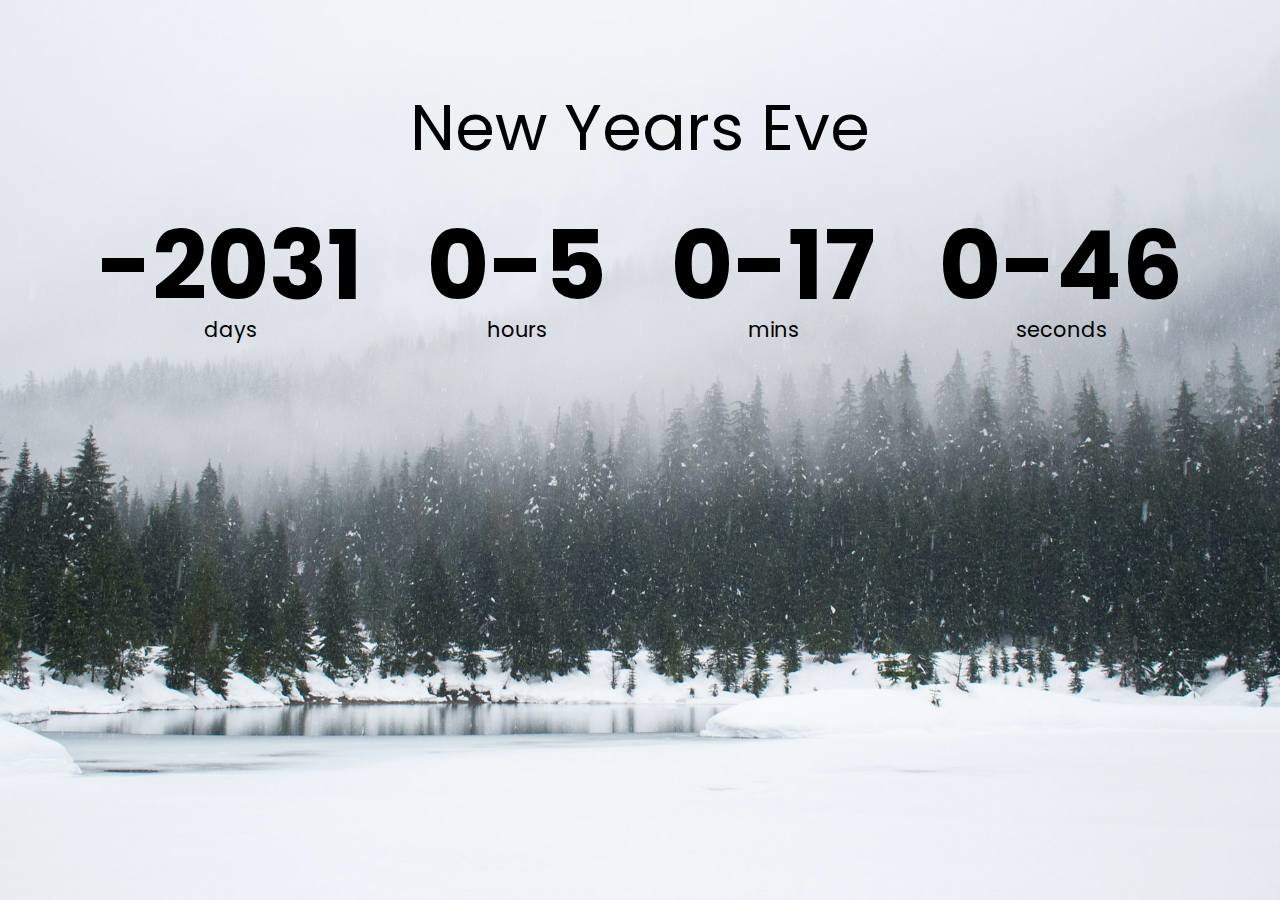
<file: index.htm>
<!DOCTYPE html>
<html lang="en">
<head>
    <meta charset="UTF-8">
    <meta name="viewport" content="width=device-width, initial-scale=1.0">
    <title>Title</title>
    <link rel="stylesheet" href="style.css">
    <script src="script.js" defer></script>
</head>
<body>
    <h1>New Years Eve</h1>
    
    <div class="countdown-container">
        <div class="countdown-el days-c">
            <p class="big-text" id="days">0</p>
            <span>days</span>
        </div>
        <div class="countdown-el hours-c">
            <p class="big-text" id="hours">0</p>
            <span>hours</span>
        </div>
        <div class="countdown-el mins-c">
            <p class="big-text" id="mins">0</p>
            <span>mins</span>
        </div>
        <div class="countdown-el seconds-c">
            <p class="big-text" id="seconds">0</p>
            <span>seconds</span>
        </div>
    </div>

</body>
</html>
</file>
<file: style.css>
@import url('https://fonts.googleapis.com/css2?family=Poppins:wght@200;400;600&display=swap');

* {
    box-sizing: border-box;
}

body {
    background-image: url("./countdown-timer/snow.jpg");
    background-size: cover;
    background-position: center center;
    display: flex;
    flex-direction: column;
    align-items: center;
    min-height: 100vh;
    font-family: "Poppins", sans-serif;
    margin: 0;
}


h1 {
    font-weight: normal;
    font-size: 4rem;
    margin-top: 5rem;
    
}


.countdown-container {
    display: flex;
}

.big-text {
    font-weight: bold;
    font-size: 6rem;
    line-height: 1;
    margin: 0 2rem;
}

.countdown-el {
    text-align: center;
}

.countdown-el span {
    font-size: 1.3rem;
}
</file>
